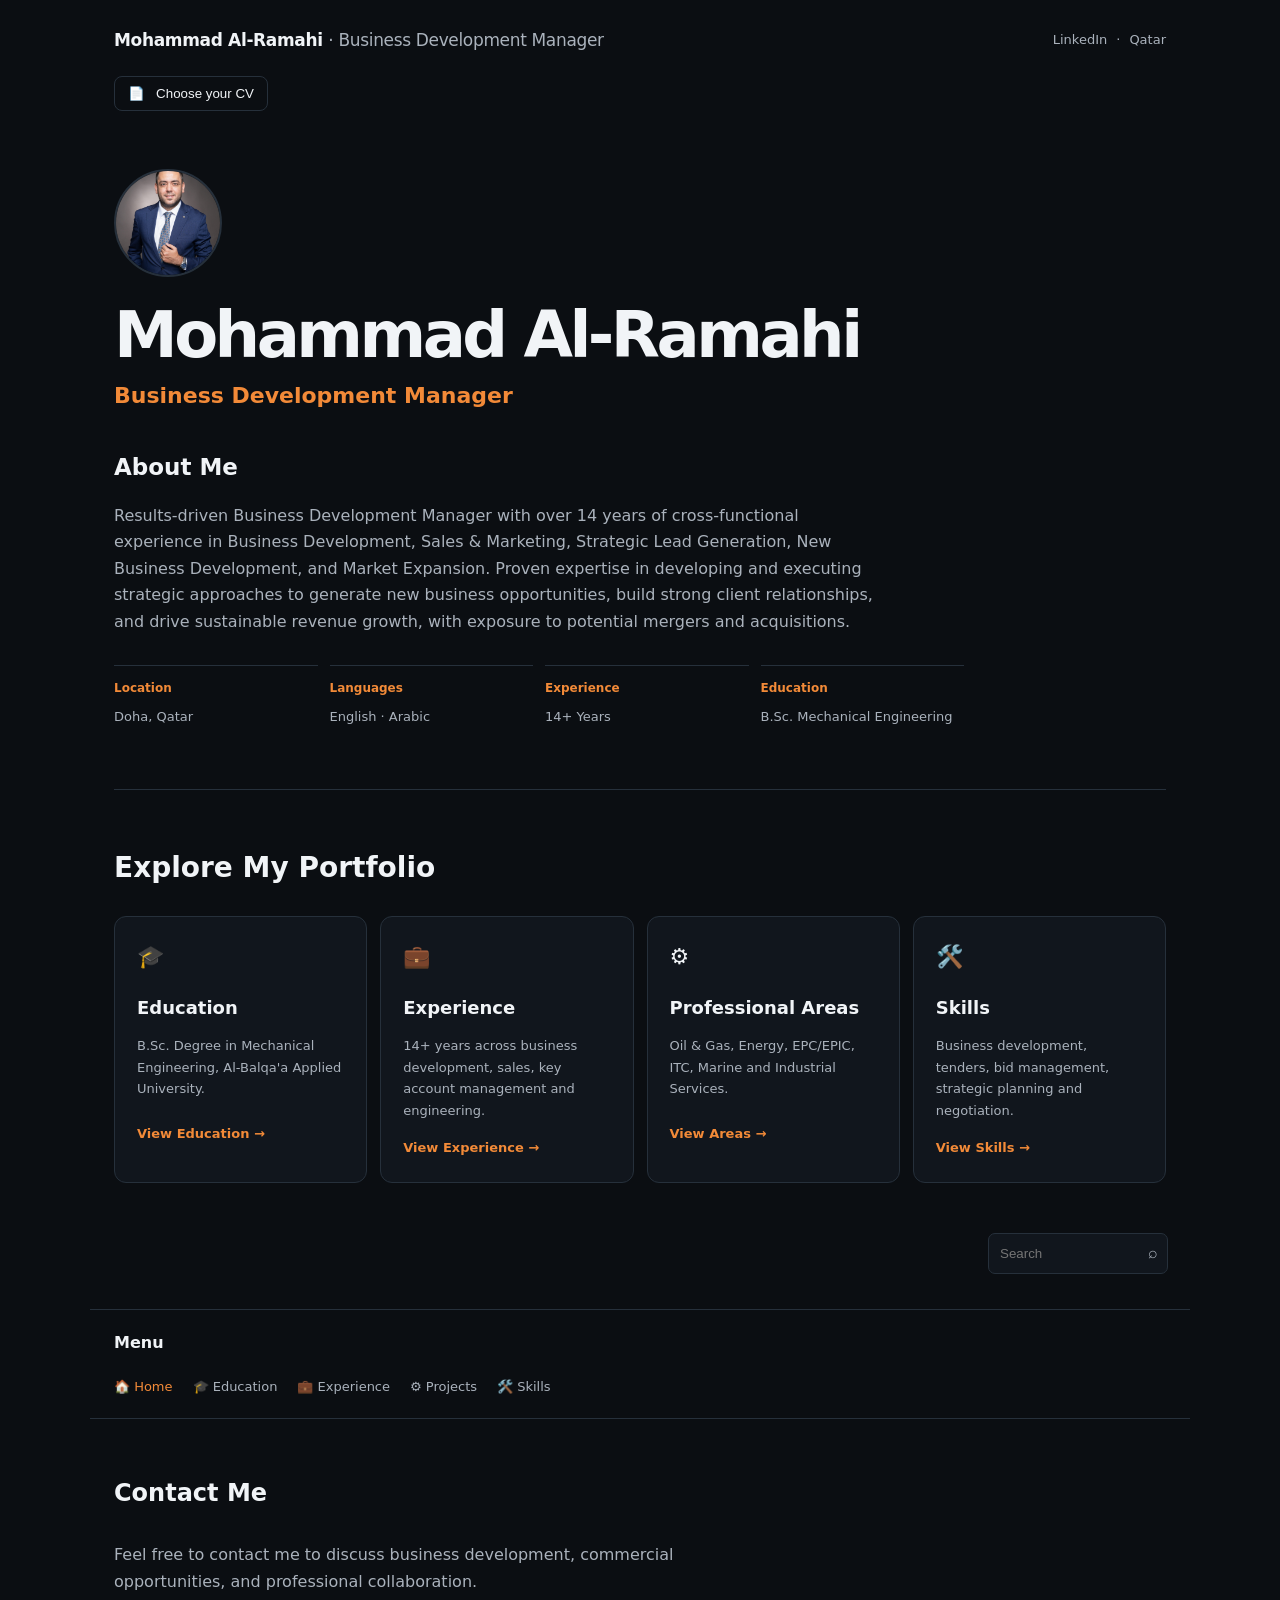
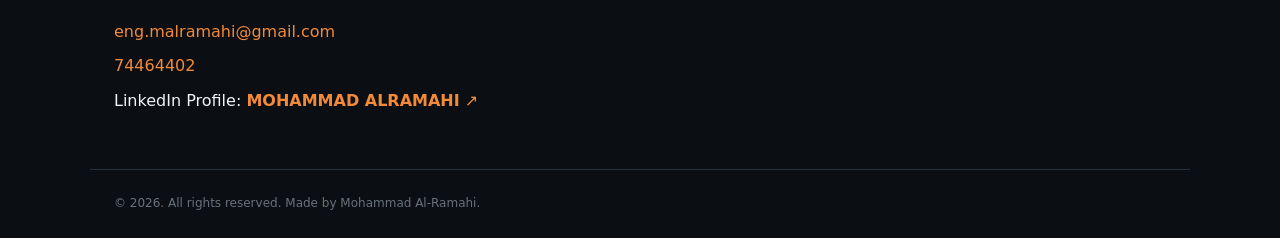
<file: index.html>
<!doctype html>
<html lang="en">
<head>
<meta charset="utf-8">
<meta name="viewport" content="width=device-width, initial-scale=1">
<title>Home — Mohammad Al-Ramahi</title>
<link rel="stylesheet" href="style.css">
</head>
<body>
<header class="header">
  <a class="logo" href="index.html">Mohammad Al-Ramahi <span>· Business Development Manager</span></a>
  <div class="socials">
    <span title="LinkedIn link can be added later">LinkedIn</span>
    <span>·</span><span>Qatar</span>
  </div>
</header>

<div class="cvbar">
  <button id="cvOpen">📄 &nbsp; Choose your CV</button>
</div>

<div id="cvModal" class="modal">
  <div class="modal-card">
    <button class="close" id="cvClose">✕</button>
    <h3>Choose your CV</h3>
    <a class="cv-link" href="Mohammad-AlRamahi-CV-2026.docx" target="_blank">CV — 2026 · Opens in a new tab ↗</a>
  </div>
</div>

<main>

<section class="hero">
  <div class="hero-copy">
    <div class="profile">
      <img src="images/profile.png" alt="Mohammad Al-Ramahi">
    </div>
    <h1>Mohammad Al-Ramahi</h1>
    <h2>Business Development Manager</h2>
    <h3>About Me</h3>
    <p>Results-driven Business Development Manager with over 14 years of cross-functional experience in Business Development, Sales &amp; Marketing, Strategic Lead Generation, New Business Development, and Market Expansion. Proven expertise in developing and executing strategic approaches to generate new business opportunities, build strong client relationships, and drive sustainable revenue growth, with exposure to potential mergers and acquisitions.</p>
    <div class="mini-grid">
      <div><b>Location</b><span>Doha, Qatar</span></div>
      <div><b>Languages</b><span>English · Arabic</span></div>
      <div><b>Experience</b><span>14+ Years</span></div>
      <div><b>Education</b><span>B.Sc. Mechanical Engineering</span></div>
    </div>
  </div>
</section>

<section class="explore">
  <h2>Explore My Portfolio</h2>
  <div class="cards">
    <a href="Education.html" class="card"><span>🎓</span><h3>Education</h3><p>B.Sc. Degree in Mechanical Engineering, Al-Balqa'a Applied University.</p><b>View Education →</b></a>
    <a href="Experience.html" class="card"><span>💼</span><h3>Experience</h3><p>14+ years across business development, sales, key account management and engineering.</p><b>View Experience →</b></a>
    <a href="Projects.html" class="card"><span>⚙️</span><h3>Professional Areas</h3><p>Oil & Gas, Energy, EPC/EPIC, ITC, Marine and Industrial Services.</p><b>View Areas →</b></a>
    <a href="Skills.html" class="card"><span>🛠️</span><h3>Skills</h3><p>Business development, tenders, bid management, strategic planning and negotiation.</p><b>View Skills →</b></a>
  </div>
</section>

</main>

<div class="searchbox">
  <input type="search" id="siteSearch" placeholder="Search">
  <span>⌕</span>
</div>

<nav class="menu">
  <div class="menu-title">Menu</div>
  <a class="navlink active" href="index.html">🏠 Home</a><a class="navlink " href="Education.html">🎓 Education</a><a class="navlink " href="Experience.html">💼 Experience</a><a class="navlink " href="Projects.html">⚙️ Projects</a><a class="navlink " href="Skills.html">🛠️ Skills</a>
</nav>

<section class="contact">
  <h2>Contact Me</h2>
  <p>Feel free to contact me to discuss business development, commercial opportunities, and professional collaboration.</p>
  <a href="mailto:eng.malramahi@gmail.com">eng.malramahi@gmail.com</a>
  <a href="tel:+97474464402">74464402</a>
  <span>LinkedIn Profile: <a href="https://www.linkedin.com/in/mohammed-iyad-al-ramahi/" target="_blank" rel="noopener noreferrer"><strong>MOHAMMAD ALRAMAHI</strong> ↗</a></span>
</section>

<footer>© 2026. All rights reserved. Made by Mohammad Al-Ramahi.</footer>
<script src="script.js"></script>
</body></html>
</file>
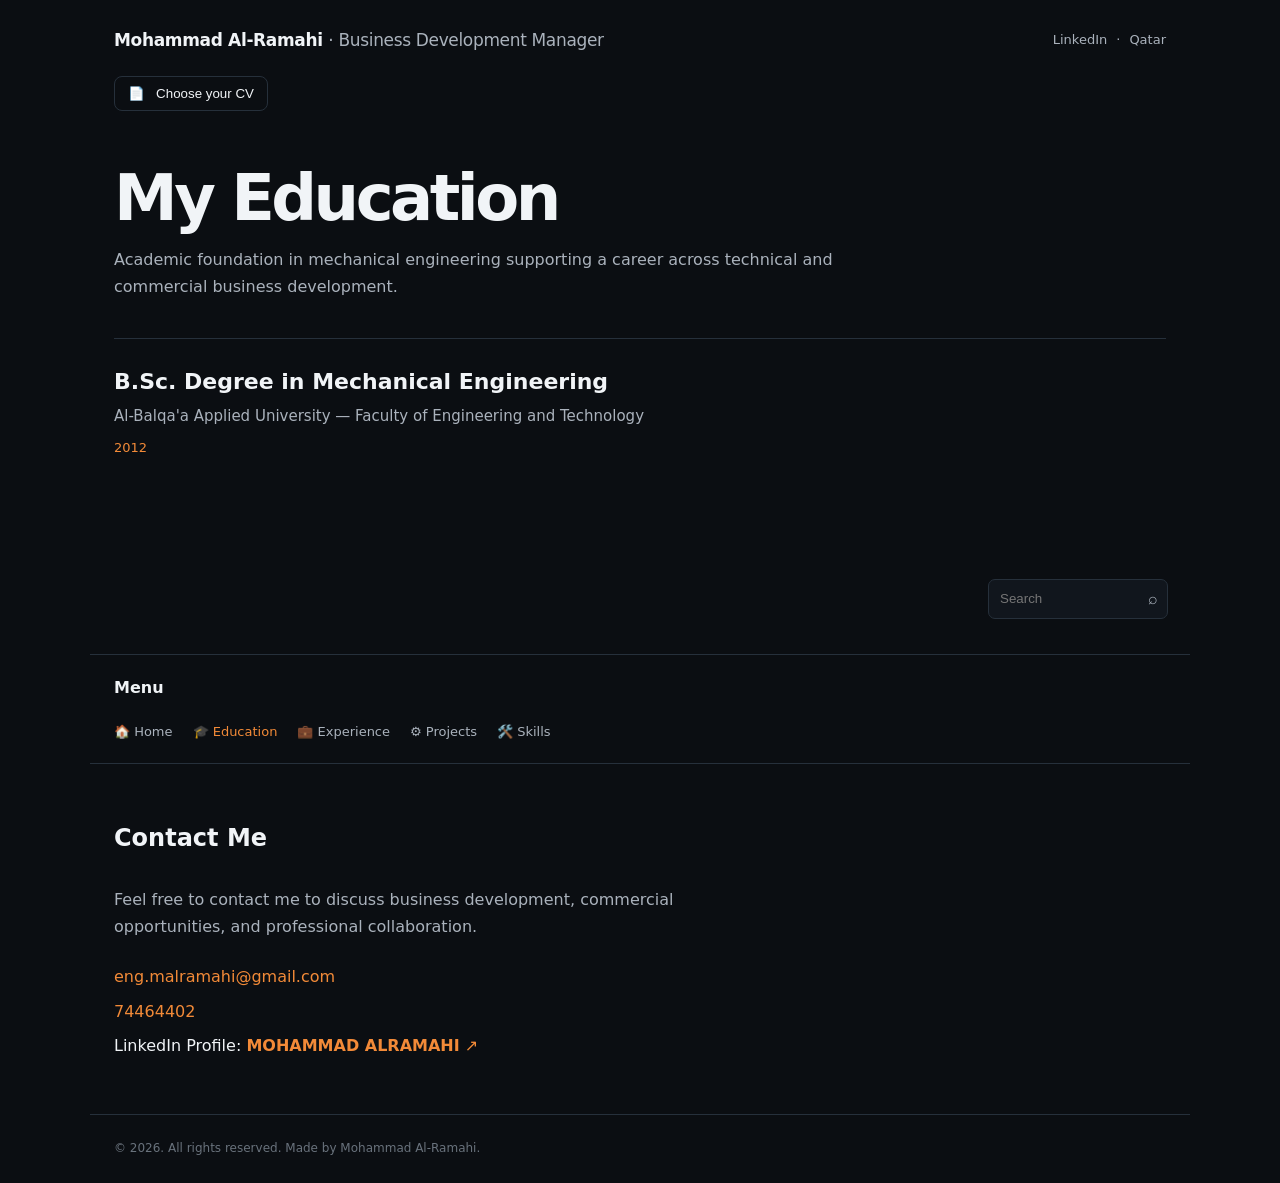
<file: Education.html>
<!doctype html>
<html lang="en">
<head>
<meta charset="utf-8">
<meta name="viewport" content="width=device-width, initial-scale=1">
<title>Education — Mohammad Al-Ramahi</title>
<link rel="stylesheet" href="style.css">
</head>
<body>
<header class="header">
  <a class="logo" href="index.html">Mohammad Al-Ramahi <span>· Business Development Manager</span></a>
  <div class="socials">
    <span title="LinkedIn link can be added later">LinkedIn</span>
    <span>·</span><span>Qatar</span>
  </div>
</header>

<div class="cvbar">
  <button id="cvOpen">📄 &nbsp; Choose your CV</button>
</div>

<div id="cvModal" class="modal">
  <div class="modal-card">
    <button class="close" id="cvClose">✕</button>
    <h3>Choose your CV</h3>
    <a class="cv-link" href="Mohammad-AlRamahi-CV-2026.docx" target="_blank">CV — 2026 · Opens in a new tab ↗</a>
  </div>
</div>

<main>

<section class="page">
  <h1>My Education</h1>
  <p class="lead">Academic foundation in mechanical engineering supporting a career across technical and commercial business development.</p>
  <article class="timeline-card">
    <h2>B.Sc. Degree in Mechanical Engineering</h2>
    <h3>Al-Balqa'a Applied University — Faculty of Engineering and Technology</h3>
    <div class="date">2012</div>
  </article>
</section>

</main>

<div class="searchbox">
  <input type="search" id="siteSearch" placeholder="Search">
  <span>⌕</span>
</div>

<nav class="menu">
  <div class="menu-title">Menu</div>
  <a class="navlink " href="index.html">🏠 Home</a><a class="navlink active" href="Education.html">🎓 Education</a><a class="navlink " href="Experience.html">💼 Experience</a><a class="navlink " href="Projects.html">⚙️ Projects</a><a class="navlink " href="Skills.html">🛠️ Skills</a>
</nav>

<section class="contact">
  <h2>Contact Me</h2>
  <p>Feel free to contact me to discuss business development, commercial opportunities, and professional collaboration.</p>
  <a href="mailto:eng.malramahi@gmail.com">eng.malramahi@gmail.com</a>
  <a href="tel:+97474464402">74464402</a>
  <span>LinkedIn Profile: <a href="https://www.linkedin.com/in/mohammed-iyad-al-ramahi/" target="_blank" rel="noopener noreferrer"><strong>MOHAMMAD ALRAMAHI</strong> ↗</a></span>
</section>

<footer>© 2026. All rights reserved. Made by Mohammad Al-Ramahi.</footer>
<script src="script.js"></script>
</body></html>
</file>
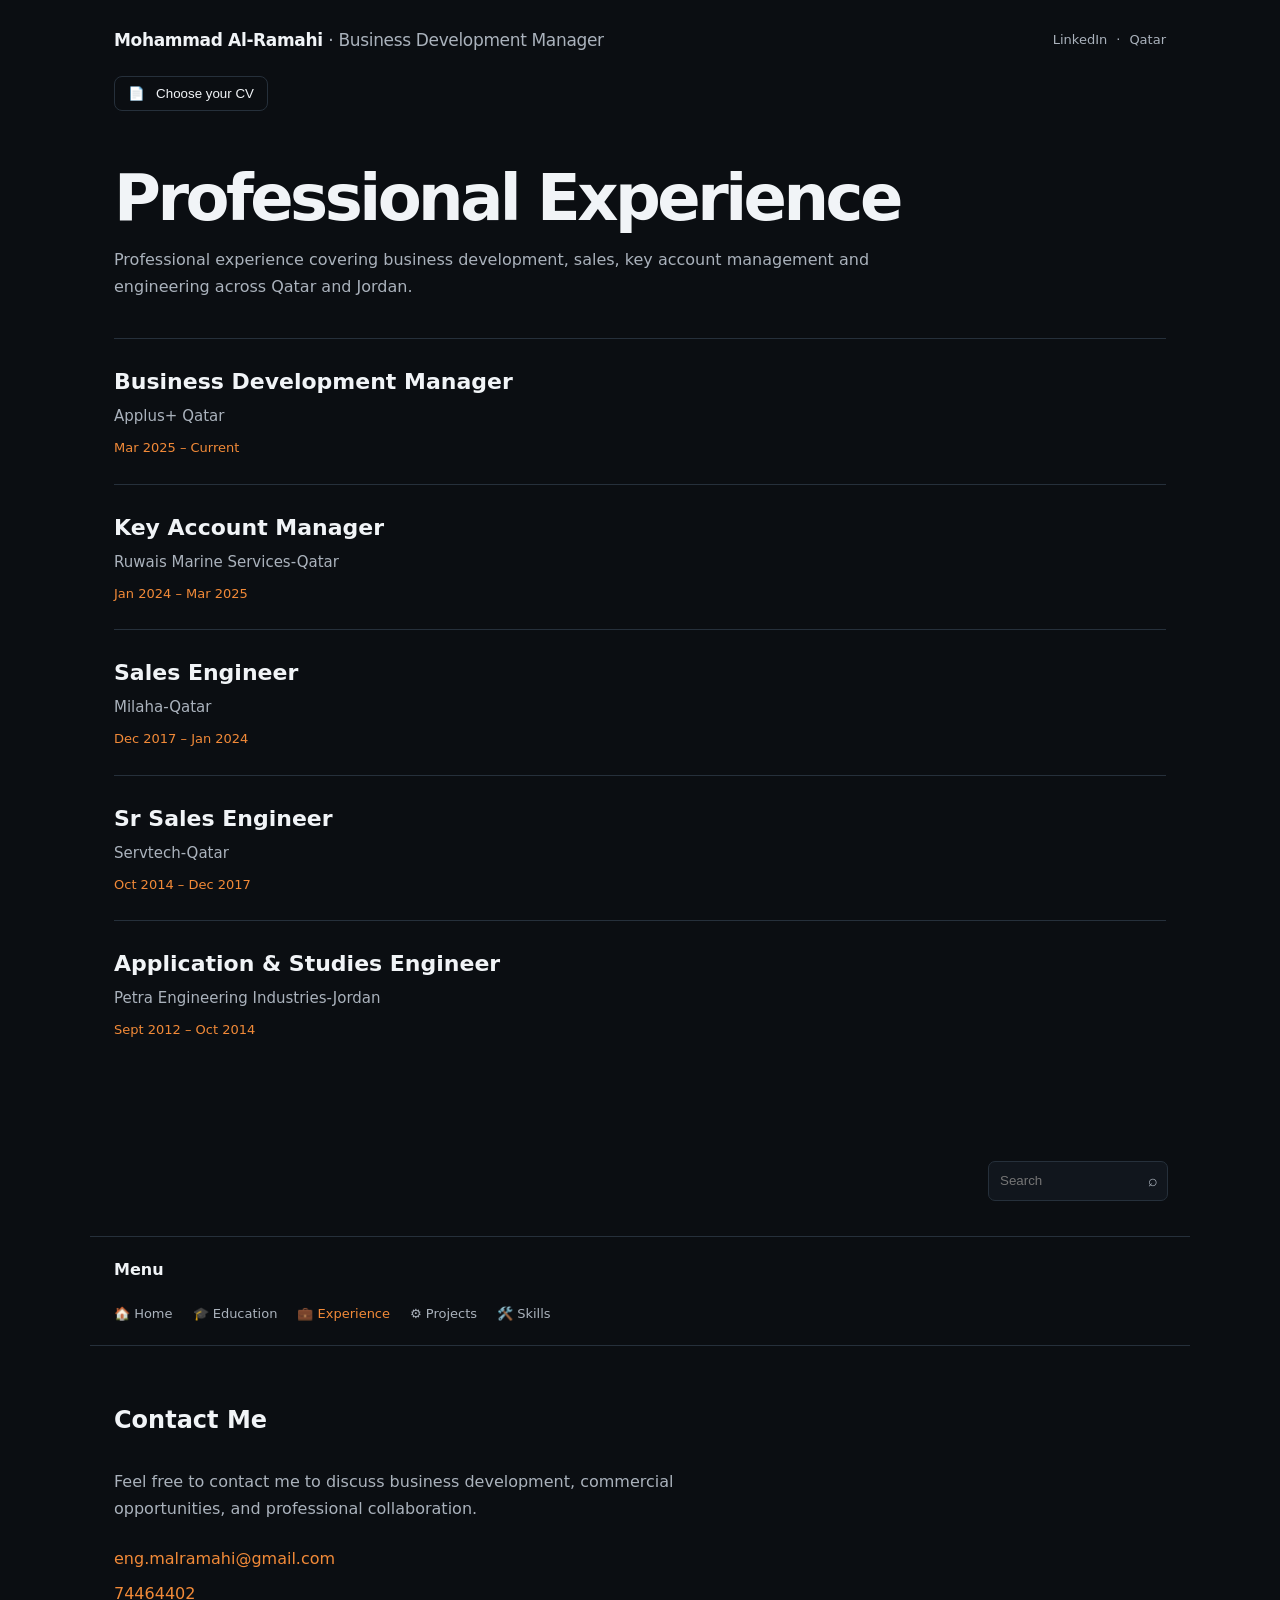
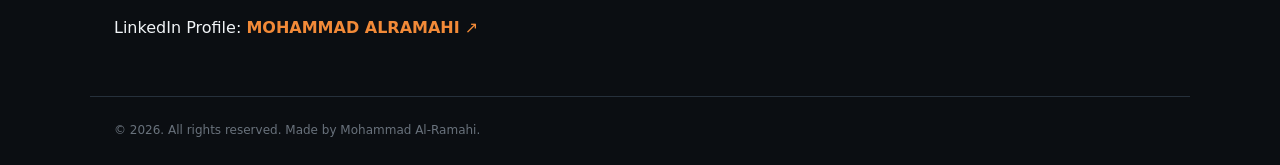
<file: Experience.html>
<!doctype html>
<html lang="en">
<head>
<meta charset="utf-8">
<meta name="viewport" content="width=device-width, initial-scale=1">
<title>Experience — Mohammad Al-Ramahi</title>
<link rel="stylesheet" href="style.css">
</head>
<body>
<header class="header">
  <a class="logo" href="index.html">Mohammad Al-Ramahi <span>· Business Development Manager</span></a>
  <div class="socials">
    <span title="LinkedIn link can be added later">LinkedIn</span>
    <span>·</span><span>Qatar</span>
  </div>
</header>

<div class="cvbar">
  <button id="cvOpen">📄 &nbsp; Choose your CV</button>
</div>

<div id="cvModal" class="modal">
  <div class="modal-card">
    <button class="close" id="cvClose">✕</button>
    <h3>Choose your CV</h3>
    <a class="cv-link" href="Mohammad-AlRamahi-CV-2026.docx" target="_blank">CV — 2026 · Opens in a new tab ↗</a>
  </div>
</div>

<main>

<section class="page">
  <h1>Professional Experience</h1>
  <p class="lead">Professional experience covering business development, sales, key account management and engineering across Qatar and Jordan.</p>
  <article class="timeline-card">
<h2>Business Development Manager</h2><h3>Applus+ Qatar</h3><div class="date">Mar 2025 – Current</div>
</article><article class="timeline-card">
<h2>Key Account Manager</h2><h3>Ruwais Marine Services-Qatar</h3><div class="date">Jan 2024 – Mar 2025</div>
</article><article class="timeline-card">
<h2>Sales Engineer</h2><h3>Milaha-Qatar</h3><div class="date">Dec 2017 – Jan 2024</div>
</article><article class="timeline-card">
<h2>Sr Sales Engineer</h2><h3>Servtech-Qatar</h3><div class="date">Oct 2014 – Dec 2017</div>
</article><article class="timeline-card">
<h2>Application &amp; Studies Engineer</h2><h3>Petra Engineering Industries-Jordan</h3><div class="date">Sept 2012 – Oct 2014</div>
</article>
</section>

</main>

<div class="searchbox">
  <input type="search" id="siteSearch" placeholder="Search">
  <span>⌕</span>
</div>

<nav class="menu">
  <div class="menu-title">Menu</div>
  <a class="navlink " href="index.html">🏠 Home</a><a class="navlink " href="Education.html">🎓 Education</a><a class="navlink active" href="Experience.html">💼 Experience</a><a class="navlink " href="Projects.html">⚙️ Projects</a><a class="navlink " href="Skills.html">🛠️ Skills</a>
</nav>

<section class="contact">
  <h2>Contact Me</h2>
  <p>Feel free to contact me to discuss business development, commercial opportunities, and professional collaboration.</p>
  <a href="mailto:eng.malramahi@gmail.com">eng.malramahi@gmail.com</a>
  <a href="tel:+97474464402">74464402</a>
  <span>LinkedIn Profile: <a href="https://www.linkedin.com/in/mohammed-iyad-al-ramahi/" target="_blank" rel="noopener noreferrer"><strong>MOHAMMAD ALRAMAHI</strong> ↗</a></span>
</section>

<footer>© 2026. All rights reserved. Made by Mohammad Al-Ramahi.</footer>
<script src="script.js"></script>
</body></html>
</file>
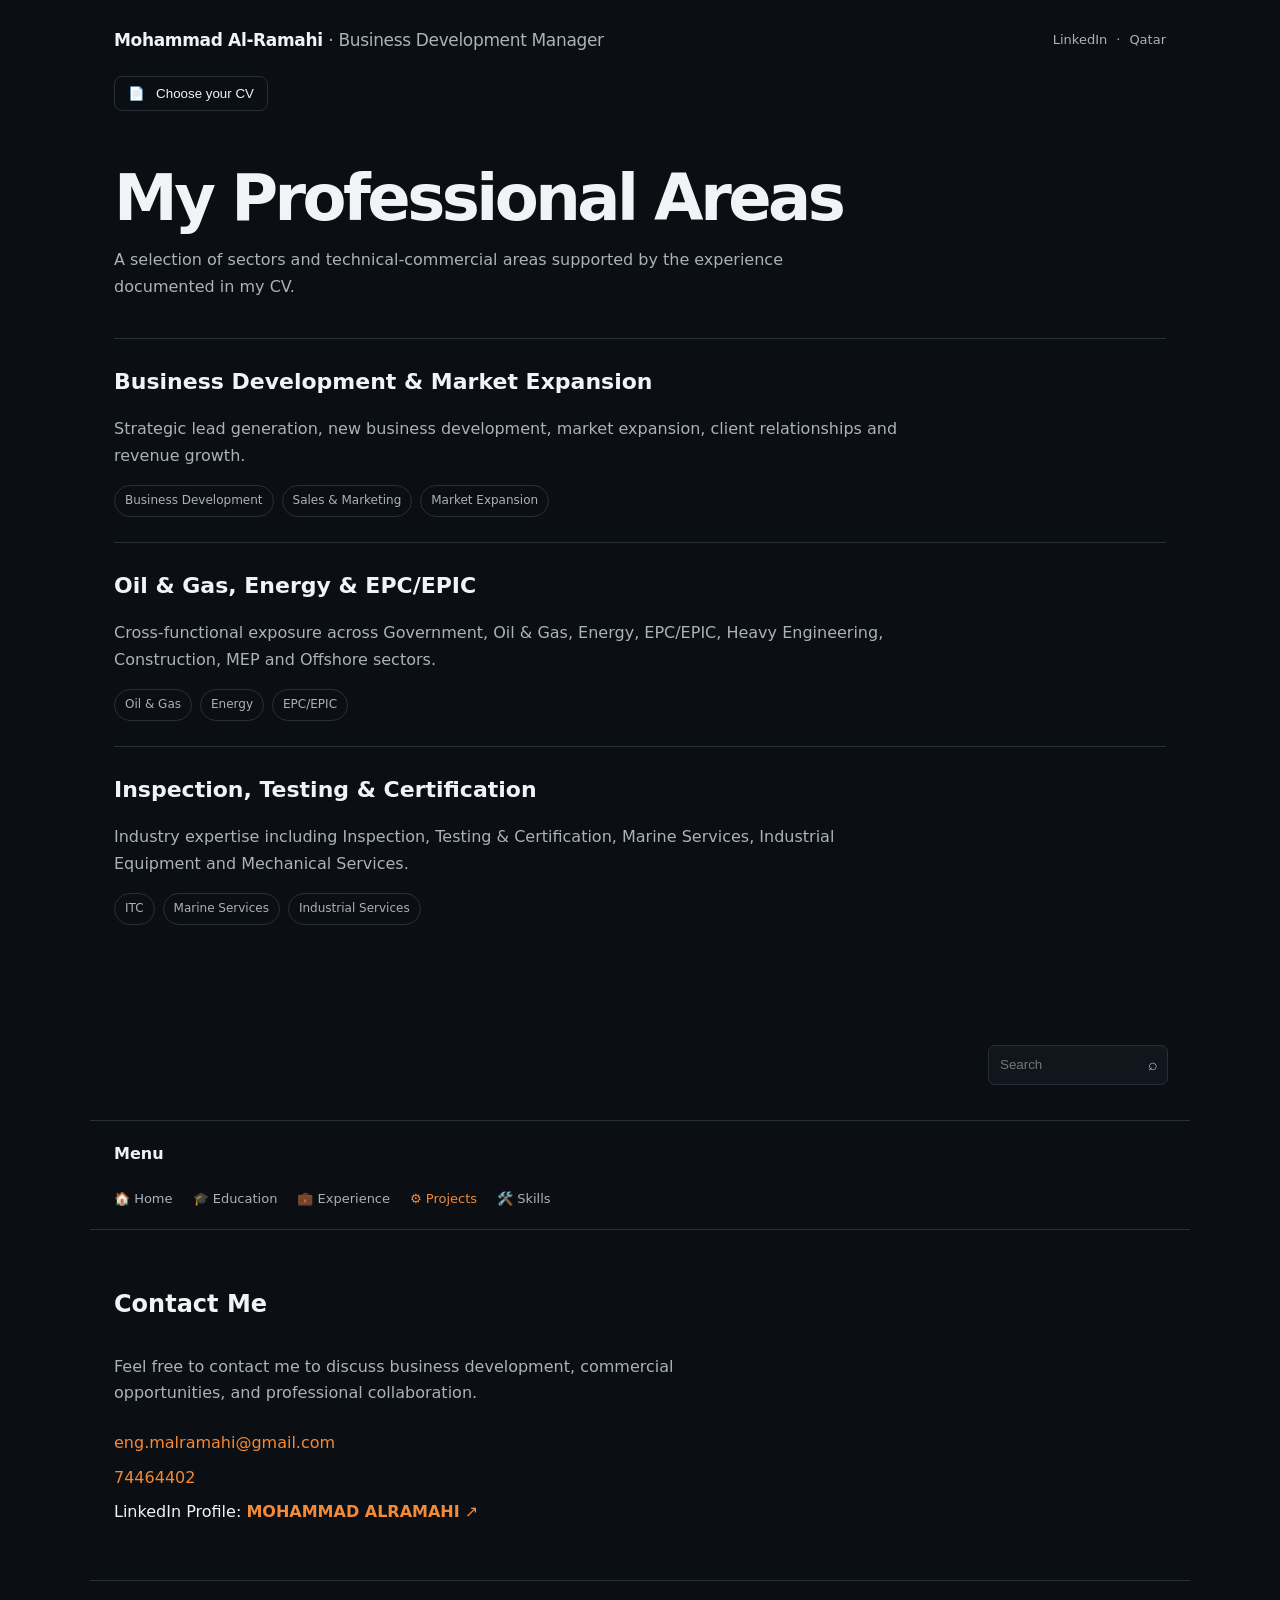
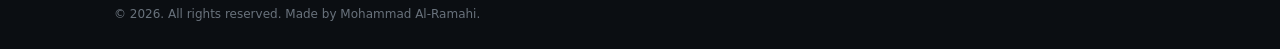
<file: Projects.html>
<!doctype html>
<html lang="en">
<head>
<meta charset="utf-8">
<meta name="viewport" content="width=device-width, initial-scale=1">
<title>Projects — Mohammad Al-Ramahi</title>
<link rel="stylesheet" href="style.css">
</head>
<body>
<header class="header">
  <a class="logo" href="index.html">Mohammad Al-Ramahi <span>· Business Development Manager</span></a>
  <div class="socials">
    <span title="LinkedIn link can be added later">LinkedIn</span>
    <span>·</span><span>Qatar</span>
  </div>
</header>

<div class="cvbar">
  <button id="cvOpen">📄 &nbsp; Choose your CV</button>
</div>

<div id="cvModal" class="modal">
  <div class="modal-card">
    <button class="close" id="cvClose">✕</button>
    <h3>Choose your CV</h3>
    <a class="cv-link" href="Mohammad-AlRamahi-CV-2026.docx" target="_blank">CV — 2026 · Opens in a new tab ↗</a>
  </div>
</div>

<main>

<section class="page">
  <h1>My Professional Areas</h1>
  <p class="lead">A selection of sectors and technical-commercial areas supported by the experience documented in my CV.</p>
  <div class="project-list">
    <article class="project"><h2>Business Development & Market Expansion</h2><p>Strategic lead generation, new business development, market expansion, client relationships and revenue growth.</p><div class="tags"><span>Business Development</span><span>Sales & Marketing</span><span>Market Expansion</span></div></article>
    <article class="project"><h2>Oil & Gas, Energy & EPC/EPIC</h2><p>Cross-functional exposure across Government, Oil & Gas, Energy, EPC/EPIC, Heavy Engineering, Construction, MEP and Offshore sectors.</p><div class="tags"><span>Oil & Gas</span><span>Energy</span><span>EPC/EPIC</span></div></article>
    <article class="project"><h2>Inspection, Testing & Certification</h2><p>Industry expertise including Inspection, Testing & Certification, Marine Services, Industrial Equipment and Mechanical Services.</p><div class="tags"><span>ITC</span><span>Marine Services</span><span>Industrial Services</span></div></article>
  </div>
</section>

</main>

<div class="searchbox">
  <input type="search" id="siteSearch" placeholder="Search">
  <span>⌕</span>
</div>

<nav class="menu">
  <div class="menu-title">Menu</div>
  <a class="navlink " href="index.html">🏠 Home</a><a class="navlink " href="Education.html">🎓 Education</a><a class="navlink " href="Experience.html">💼 Experience</a><a class="navlink active" href="Projects.html">⚙️ Projects</a><a class="navlink " href="Skills.html">🛠️ Skills</a>
</nav>

<section class="contact">
  <h2>Contact Me</h2>
  <p>Feel free to contact me to discuss business development, commercial opportunities, and professional collaboration.</p>
  <a href="mailto:eng.malramahi@gmail.com">eng.malramahi@gmail.com</a>
  <a href="tel:+97474464402">74464402</a>
  <span>LinkedIn Profile: <a href="https://www.linkedin.com/in/mohammed-iyad-al-ramahi/" target="_blank" rel="noopener noreferrer"><strong>MOHAMMAD ALRAMAHI</strong> ↗</a></span>
</section>

<footer>© 2026. All rights reserved. Made by Mohammad Al-Ramahi.</footer>
<script src="script.js"></script>
</body></html>
</file>
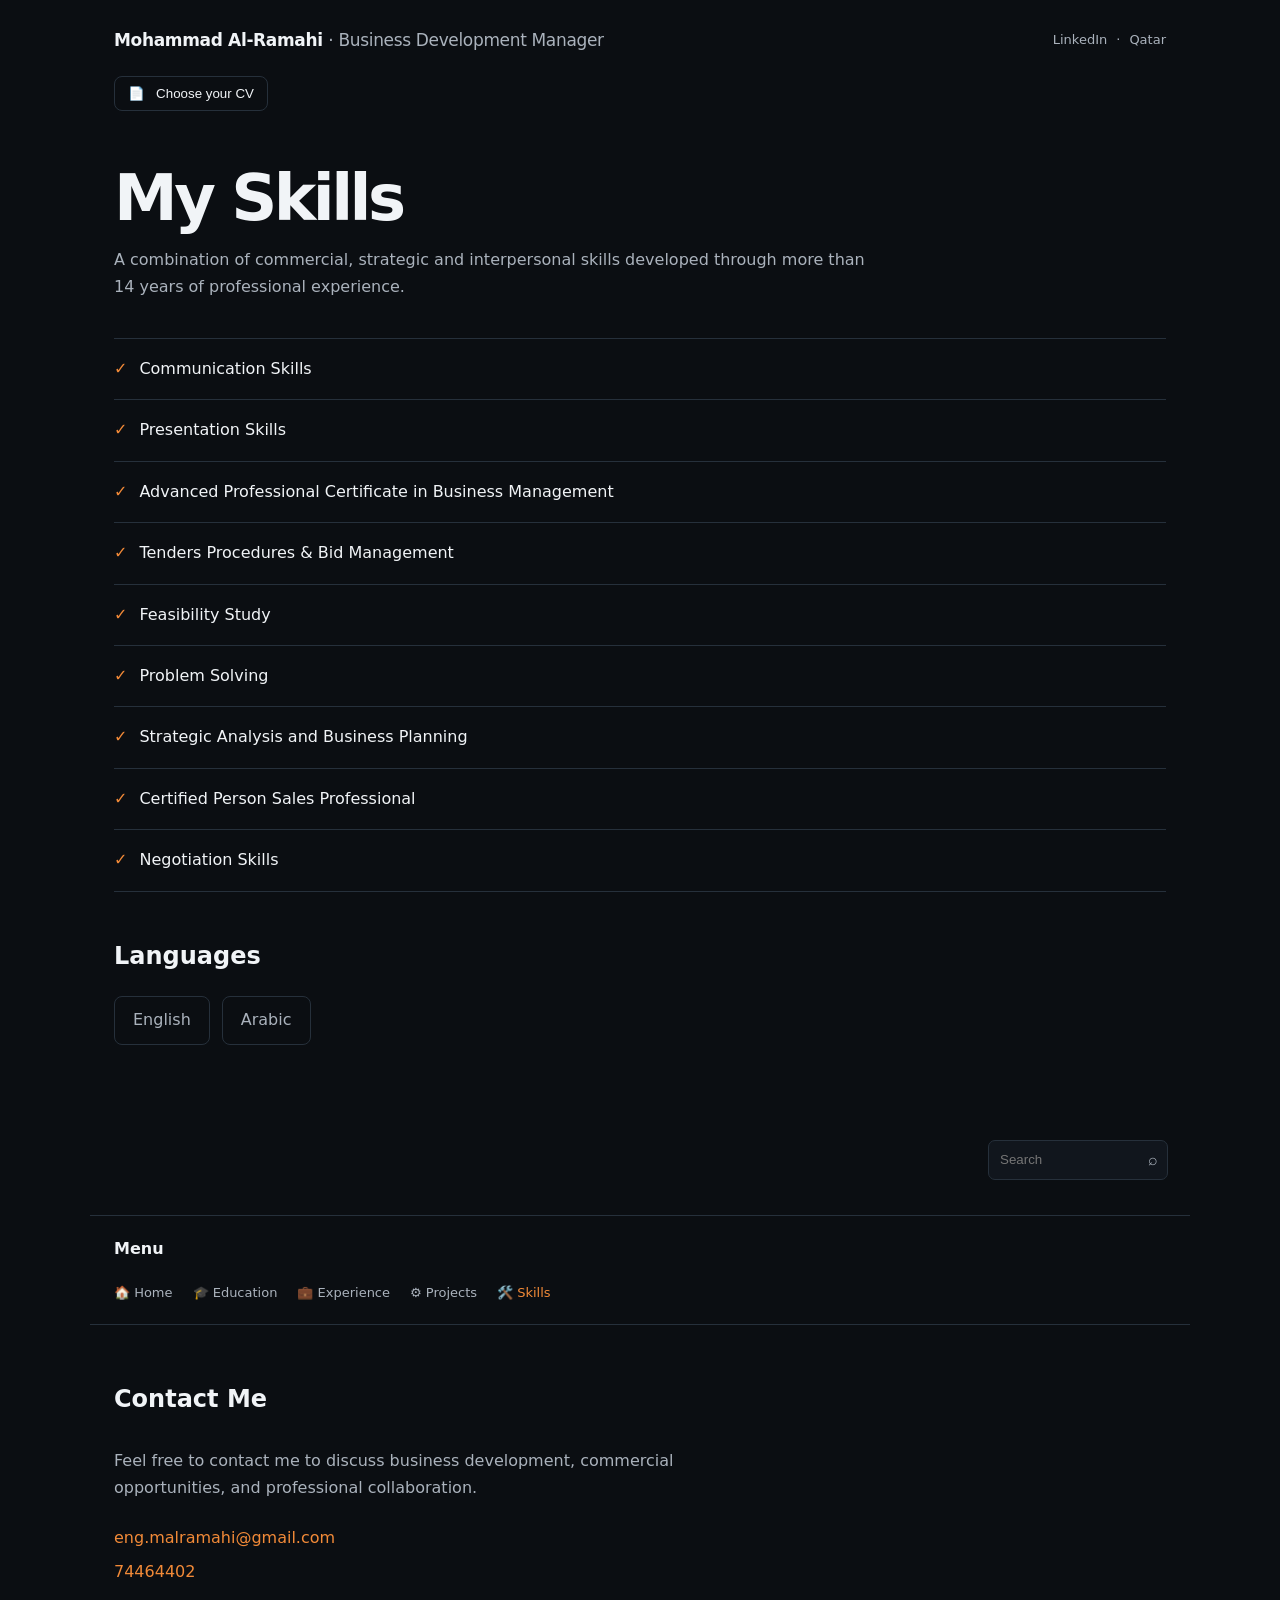
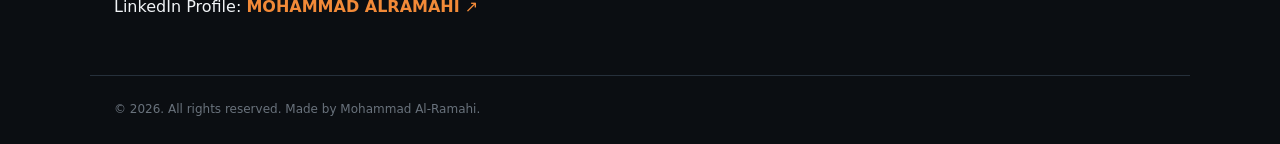
<file: Skills.html>
<!doctype html>
<html lang="en">
<head>
<meta charset="utf-8">
<meta name="viewport" content="width=device-width, initial-scale=1">
<title>Skills — Mohammad Al-Ramahi</title>
<link rel="stylesheet" href="style.css">
</head>
<body>
<header class="header">
  <a class="logo" href="index.html">Mohammad Al-Ramahi <span>· Business Development Manager</span></a>
  <div class="socials">
    <span title="LinkedIn link can be added later">LinkedIn</span>
    <span>·</span><span>Qatar</span>
  </div>
</header>

<div class="cvbar">
  <button id="cvOpen">📄 &nbsp; Choose your CV</button>
</div>

<div id="cvModal" class="modal">
  <div class="modal-card">
    <button class="close" id="cvClose">✕</button>
    <h3>Choose your CV</h3>
    <a class="cv-link" href="Mohammad-AlRamahi-CV-2026.docx" target="_blank">CV — 2026 · Opens in a new tab ↗</a>
  </div>
</div>

<main>

<section class="page">
  <h1>My Skills</h1>
  <p class="lead">A combination of commercial, strategic and interpersonal skills developed through more than 14 years of professional experience.</p>
  <div class="skill-list">
    <div class="skill"><span>✓</span>Communication Skills</div><div class="skill"><span>✓</span>Presentation Skills</div><div class="skill"><span>✓</span>Advanced Professional Certificate in Business Management</div><div class="skill"><span>✓</span>Tenders Procedures &amp; Bid Management</div><div class="skill"><span>✓</span>Feasibility Study</div><div class="skill"><span>✓</span>Problem Solving</div><div class="skill"><span>✓</span>Strategic Analysis and Business Planning</div><div class="skill"><span>✓</span>Certified Person Sales Professional</div><div class="skill"><span>✓</span>Negotiation Skills</div>
  </div>
  <h2 class="subheading">Languages</h2>
  <div class="language-grid"><div>English</div><div>Arabic</div></div>
</section>

</main>

<div class="searchbox">
  <input type="search" id="siteSearch" placeholder="Search">
  <span>⌕</span>
</div>

<nav class="menu">
  <div class="menu-title">Menu</div>
  <a class="navlink " href="index.html">🏠 Home</a><a class="navlink " href="Education.html">🎓 Education</a><a class="navlink " href="Experience.html">💼 Experience</a><a class="navlink " href="Projects.html">⚙️ Projects</a><a class="navlink active" href="Skills.html">🛠️ Skills</a>
</nav>

<section class="contact">
  <h2>Contact Me</h2>
  <p>Feel free to contact me to discuss business development, commercial opportunities, and professional collaboration.</p>
  <a href="mailto:eng.malramahi@gmail.com">eng.malramahi@gmail.com</a>
  <a href="tel:+97474464402">74464402</a>
  <span>LinkedIn Profile: <a href="https://www.linkedin.com/in/mohammed-iyad-al-ramahi/" target="_blank" rel="noopener noreferrer"><strong>MOHAMMAD ALRAMAHI</strong> ↗</a></span>
</section>

<footer>© 2026. All rights reserved. Made by Mohammad Al-Ramahi.</footer>
<script src="script.js"></script>
</body></html>
</file>
<file: style.css>
*{box-sizing:border-box}
:root{--bg:#0b0e12;--panel:#11161d;--text:#f1f4f7;--muted:#aab2bc;--line:#26303b;--accent:#f28a38}
html{scroll-behavior:smooth}
body{margin:0;background:var(--bg);color:var(--text);font-family:Inter,system-ui,-apple-system,BlinkMacSystemFont,"Segoe UI",Arial,sans-serif;line-height:1.65}
a{color:inherit;text-decoration:none}
.header{max-width:1100px;margin:auto;padding:26px 24px 14px;display:flex;justify-content:space-between;align-items:center}
.logo{font-weight:800;font-size:17px;letter-spacing:-.02em}.logo span{font-weight:500;color:var(--muted)}
.socials{font-size:13px;color:var(--muted);display:flex;gap:9px}
.cvbar{max-width:1100px;margin:auto;padding:8px 24px 20px}
.cvbar button{background:transparent;border:1px solid var(--line);color:var(--text);padding:9px 13px;border-radius:8px;cursor:pointer}
.cvbar button:hover{border-color:var(--accent);color:var(--accent)}
.modal{display:none;position:fixed;inset:0;background:rgba(0,0,0,.72);z-index:50;align-items:center;justify-content:center;padding:20px}
.modal.show{display:flex}.modal-card{position:relative;background:var(--panel);border:1px solid var(--line);border-radius:14px;padding:32px;min-width:min(450px,92vw)}
.close{position:absolute;right:14px;top:12px;border:0;background:none;color:var(--muted);font-size:18px;cursor:pointer}
.cv-link{display:block;margin-top:20px;color:var(--accent)}
main{max-width:1100px;margin:auto;padding:0 24px}
.hero{padding:38px 0 60px;max-width:850px}
.profile img{width:108px;height:108px;border-radius:50%;object-fit:cover;border:2px solid var(--line);margin-bottom:18px}
.hero h1,.page h1{font-size:clamp(38px,7vw,64px);line-height:1.02;letter-spacing:-.055em;margin:0 0 9px}
.hero h2{font-size:22px;color:var(--accent);margin:0 0 35px}
.hero h3{font-size:23px;margin:0 0 10px}.hero p,.lead{color:var(--muted);max-width:760px}
.mini-grid{display:grid;grid-template-columns:repeat(4,1fr);gap:12px;margin-top:30px}
.mini-grid div{border-top:1px solid var(--line);padding-top:13px}.mini-grid b{display:block;font-size:12px;color:var(--accent);margin-bottom:4px}.mini-grid span{font-size:13px;color:var(--muted)}
.explore{border-top:1px solid var(--line);padding:55px 0 20px}.explore>h2{font-size:28px;margin:0 0 25px}
.cards{display:grid;grid-template-columns:repeat(4,1fr);gap:13px}
.card{background:var(--panel);border:1px solid var(--line);border-radius:12px;padding:22px;min-height:220px;transition:.2s}
.card:hover{transform:translateY(-3px);border-color:var(--accent)}.card span{font-size:22px}.card h3{margin:17px 0 7px;font-size:18px}.card p{color:var(--muted);font-size:13px;min-height:72px}.card b{font-size:13px;color:var(--accent)}
.page{padding:35px 0 65px}.page h1{margin-bottom:12px}.lead{font-size:16px;margin-bottom:38px}
.timeline-card,.project{border-top:1px solid var(--line);padding:25px 0}.timeline-card h2,.project h2{font-size:22px;margin:0 0 4px}.timeline-card h3{font-size:15px;font-weight:500;color:var(--muted);margin:0}.date{color:var(--accent);font-size:13px;margin-top:8px}
.project p{color:var(--muted);max-width:800px}.tags{display:flex;flex-wrap:wrap;gap:8px}.tags span{border:1px solid var(--line);border-radius:999px;padding:5px 10px;color:var(--muted);font-size:12px}
.skill-list{border-top:1px solid var(--line)}.skill{padding:17px 0;border-bottom:1px solid var(--line);display:flex;gap:12px}.skill span{color:var(--accent)}
.subheading{margin-top:45px}.language-grid{display:flex;gap:12px}.language-grid div{border:1px solid var(--line);padding:10px 18px;border-radius:8px;color:var(--muted)}
.searchbox{max-width:1100px;margin:30px auto 0;padding:0 24px;display:flex;justify-content:flex-end}.searchbox input{width:180px;background:var(--panel);border:1px solid var(--line);border-radius:7px;color:var(--text);padding:9px 11px}.searchbox span{margin-left:-28px;padding:7px 8px;color:var(--muted)}
.menu{max-width:1100px;margin:35px auto 0;padding:20px 24px;border-top:1px solid var(--line);display:flex;align-items:center;gap:20px;flex-wrap:wrap}.menu-title{width:100%;font-weight:700}.navlink{font-size:13px;color:var(--muted)}.navlink:hover,.navlink.active{color:var(--accent)}
.contact{max-width:1100px;margin:auto;padding:55px 24px;border-top:1px solid var(--line);display:flex;flex-direction:column;gap:8px}.contact h2{margin:0 0 5px}.contact p{color:var(--muted);max-width:650px}.contact a,.contact strong{color:var(--accent)}
footer{max-width:1100px;margin:auto;padding:24px;color:#69727c;font-size:12px;border-top:1px solid var(--line)}
@media(max-width:760px){
 .header{align-items:flex-start;gap:15px}.socials{display:none}
 .mini-grid{grid-template-columns:1fr 1fr}.cards{grid-template-columns:1fr 1fr}
}
@media(max-width:520px){.cards{grid-template-columns:1fr}.mini-grid{grid-template-columns:1fr}.menu{gap:12px}.navlink{width:100%}}
</file>
